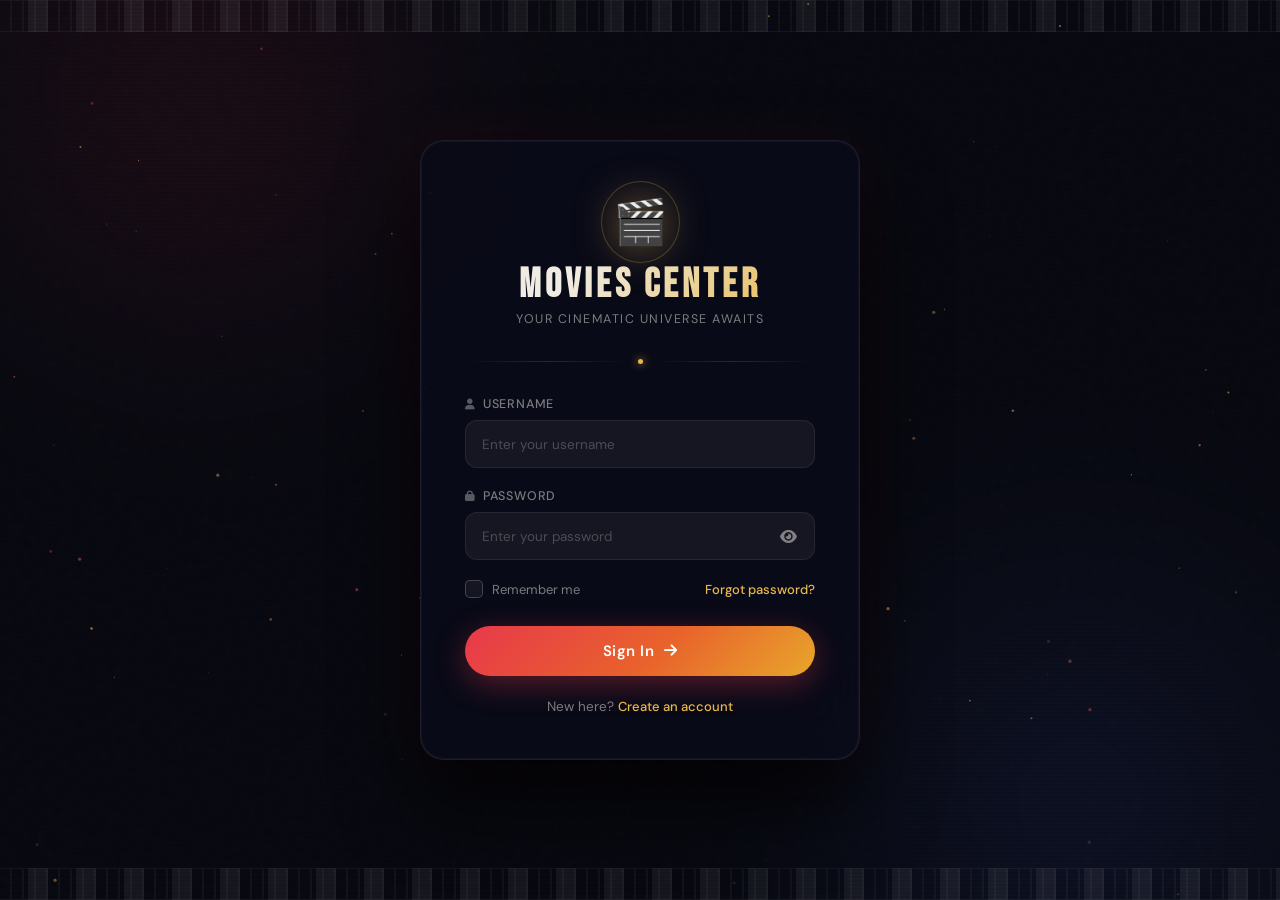
<file: index.html>
<!DOCTYPE html>
<html lang="en">
<head>
  <meta charset="UTF-8" />
  <meta name="viewport" content="width=device-width, initial-scale=1.0" />
  <title>Movies Center — Sign In</title>
  <link rel="preconnect" href="https://fonts.googleapis.com" />
  <link rel="preconnect" href="https://fonts.gstatic.com" crossorigin />
  <link href="https://fonts.googleapis.com/css2?family=Bebas+Neue&family=DM+Sans:wght@300;400;500;600&display=swap" rel="stylesheet" />
  <link rel="stylesheet" href="https://cdnjs.cloudflare.com/ajax/libs/font-awesome/6.4.0/css/all.min.css" />
  <link rel="stylesheet" href="index.css" />
</head>
<body>

  <!-- Cinematic ambient background -->
  <div class="bg-scene">
    <div class="film-grain"></div>
    <div class="spotlight spotlight-1"></div>
    <div class="spotlight spotlight-2"></div>
    <div class="reel-strip reel-top"></div>
    <div class="reel-strip reel-bottom"></div>
    <div class="scanlines"></div>
  </div>

  <!-- Floating particles -->
  <canvas id="particleCanvas"></canvas>

  <!-- Main card -->
  <main class="stage">
    <div class="card" id="loginCard">

      <!-- Brand -->
      <div class="brand">
        <div class="brand-icon">
          <span class="clapboard">🎬</span>
          <div class="icon-ring"></div>
        </div>
        <h1 class="brand-title">Movies Center</h1>
        <p class="brand-sub">Your cinematic universe awaits</p>
      </div>

      <!-- Divider -->
      <div class="divider">
        <span class="divider-line"></span>
        <span class="divider-dot"></span>
        <span class="divider-line"></span>
      </div>

      <!-- Form -->
      <form id="loginForm" novalidate>

        <div class="field-group" id="fieldUsername">
          <label for="username">
            <i class="fa-solid fa-user"></i>
            <span>Username</span>
          </label>
          <div class="input-wrap">
            <input
              type="text"
              id="username"
              placeholder="Enter your username"
              autocomplete="username"
              required
            />
            <span class="input-border"></span>
          </div>
        </div>

        <div class="field-group" id="fieldPassword">
          <label for="password">
            <i class="fa-solid fa-lock"></i>
            <span>Password</span>
          </label>
          <div class="input-wrap password-wrap">
            <input
              type="password"
              id="password"
              placeholder="Enter your password"
              autocomplete="current-password"
              required
            />
            <button type="button" class="eye-btn" id="eyeBtn" aria-label="Toggle password visibility">
              <i class="fa-solid fa-eye" id="eyeIcon"></i>
            </button>
            <span class="input-border"></span>
          </div>
        </div>

        <div class="error-box" id="errorBox" aria-live="polite">
          <i class="fa-solid fa-circle-exclamation"></i>
          <span id="errorMsg"></span>
        </div>

        <div class="options">
          <label class="remember-label" for="remember">
            <input type="checkbox" id="remember" />
            <span class="custom-check">
              <i class="fa-solid fa-check"></i>
            </span>
            <span>Remember me</span>
          </label>
          <a href="forget.html" class="link-accent">Forgot password?</a>
        </div>

        <button type="submit" class="submit-btn" id="submitBtn">
          <span class="btn-text">Sign In</span>
          <span class="btn-icon"><i class="fa-solid fa-arrow-right"></i></span>
          <span class="btn-loader" id="btnLoader">
            <i class="fa-solid fa-spinner fa-spin"></i>
          </span>
          <div class="btn-shine"></div>
        </button>

        <p class="signup-row">
          New here? <a href="signup.html" class="link-accent">Create an account</a>
        </p>

      </form>

    </div>
  </main>

  <script src="login.js"></script>
</body>
</html>
</file>
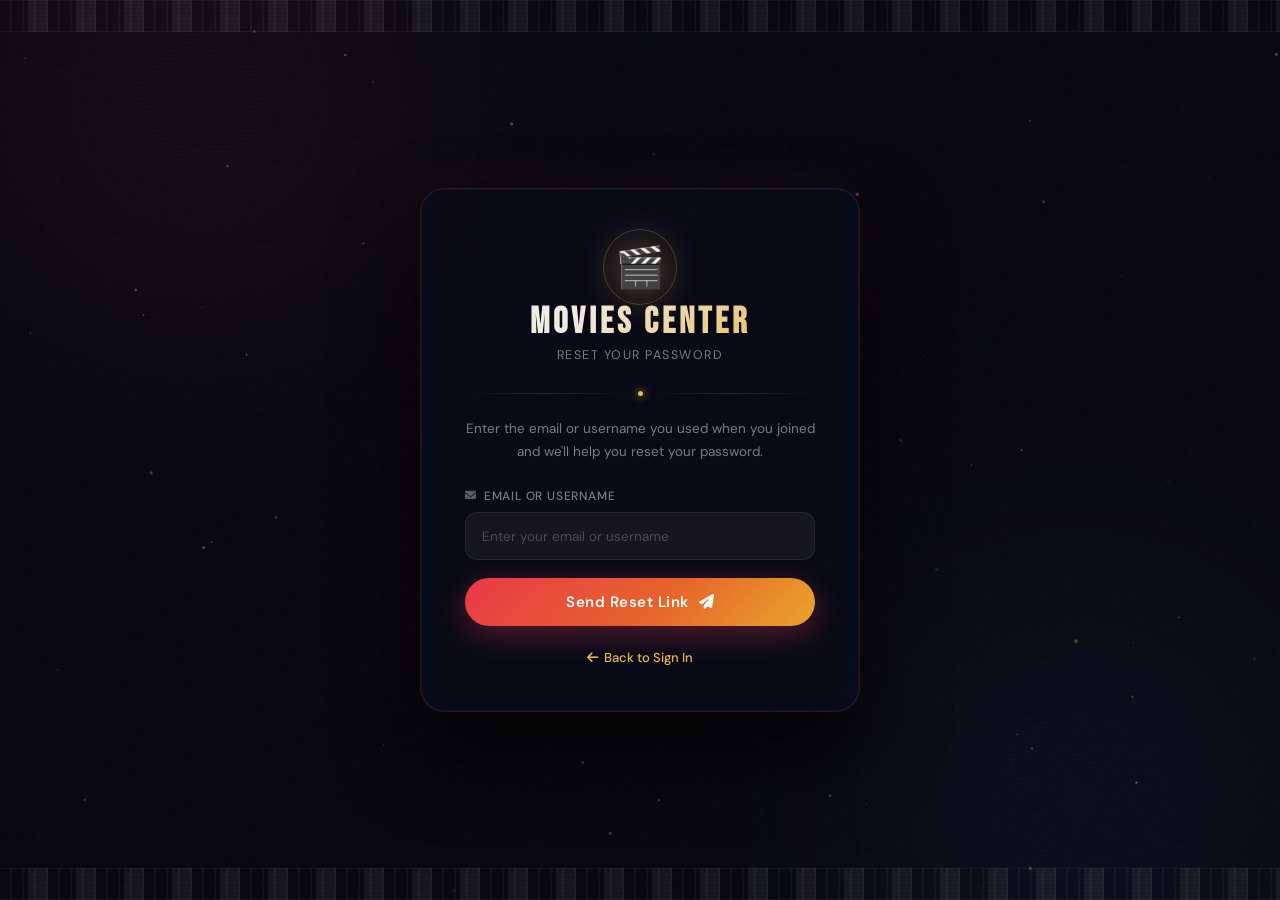
<file: forget.html>
<!DOCTYPE html>
<html lang="en">
<head>
  <meta charset="UTF-8">
  <meta name="viewport" content="width=device-width, initial-scale=1.0">
  <title>Movies Center — Forgot Password</title>
  <link rel="preconnect" href="https://fonts.googleapis.com">
  <link rel="preconnect" href="https://fonts.gstatic.com" crossorigin>
  <link href="https://fonts.googleapis.com/css2?family=Bebas+Neue&family=DM+Sans:wght@300;400;500;600&display=swap" rel="stylesheet">
  <link rel="stylesheet" href="https://cdnjs.cloudflare.com/ajax/libs/font-awesome/6.4.0/css/all.min.css">
  <link rel="stylesheet" href="forget.css">
</head>
<body>

  <div class="bg-scene">
    <div class="film-grain"></div>
    <div class="spotlight-1"></div>
    <div class="spotlight-2"></div>
    <div class="reel-strip reel-top"></div>
    <div class="reel-strip reel-bottom"></div>
    <div class="scanlines"></div>
  </div>

  <canvas id="particleCanvas"></canvas>

  <main class="stage">
    <div class="card" id="forgetCard">

      <div class="brand">
        <div class="brand-icon">
          <span class="clapboard">🎬</span>
          <div class="icon-ring"></div>
        </div>
        <h1 class="brand-title">Movies Center</h1>
        <p class="brand-sub">Reset your password</p>
      </div>

      <div class="divider">
        <span class="divider-line"></span>
        <span class="divider-dot"></span>
        <span class="divider-line"></span>
      </div>

      <div class="info-text" id="stepInfo">
        Enter the email or username you used when you joined and we'll help you reset your password.
      </div>

      <div id="stepOne">

        <form id="forgetForm" novalidate>

          <div class="field-group" id="fieldEmail">
            <label for="emailInput">
              <i class="fa-solid fa-envelope"></i>
              <span>Email or Username</span>
            </label>
            <div class="input-wrap">
              <input type="text" id="emailInput" placeholder="Enter your email or username" required>
              <span class="input-border"></span>
            </div>
          </div>

          <div class="error-box" id="errorBox" aria-live="polite">
            <i class="fa-solid fa-circle-exclamation"></i>
            <span id="errorMsg"></span>
          </div>

          <button type="submit" class="submit-btn" id="submitBtn">
            <span class="btn-text">Send Reset Link</span>
            <span class="btn-icon"><i class="fa-solid fa-paper-plane"></i></span>
            <span class="btn-loader" id="btnLoader">
              <i class="fa-solid fa-spinner fa-spin"></i>
            </span>
            <div class="btn-shine"></div>
          </button>

        </form>

      </div>

      <div id="stepTwo" style="display:none;">

        <div class="success-box">
          <div class="success-icon">
            <i class="fa-solid fa-circle-check"></i>
          </div>
          <h3 class="success-title">Check your email!</h3>
          <p class="success-desc">
            If an account exists for <strong id="submittedEmail"></strong>,
            you will receive a password reset link shortly.
          </p>
        </div>

        <div class="field-group" id="fieldNewPass">
          <label for="newPassword">
            <i class="fa-solid fa-lock"></i>
            <span>New Password</span>
          </label>
          <div class="input-wrap password-wrap">
            <input type="password" id="newPassword" placeholder="Enter your new password">
            <button type="button" class="eye-btn" id="eyeBtn">
              <i class="fa-solid fa-eye" id="eyeIcon"></i>
            </button>
            <span class="input-border"></span>
          </div>
        </div>

        <div class="error-box" id="errorBox2" aria-live="polite">
          <i class="fa-solid fa-circle-exclamation"></i>
          <span id="errorMsg2"></span>
        </div>

        <button class="submit-btn" id="resetBtn">
          <span class="btn-text">Set New Password</span>
          <span class="btn-icon"><i class="fa-solid fa-arrow-right"></i></span>
          <span class="btn-loader" id="btnLoader2">
            <i class="fa-solid fa-spinner fa-spin"></i>
          </span>
          <div class="btn-shine"></div>
        </button>

      </div>

      <p class="back-row">
        <a href="index.html" class="link-accent">
          <i class="fa-solid fa-arrow-left"></i>
          Back to Sign In
        </a>
      </p>

    </div>
  </main>

  <script src="forget.js"></script>
</body>
</html>
</file>
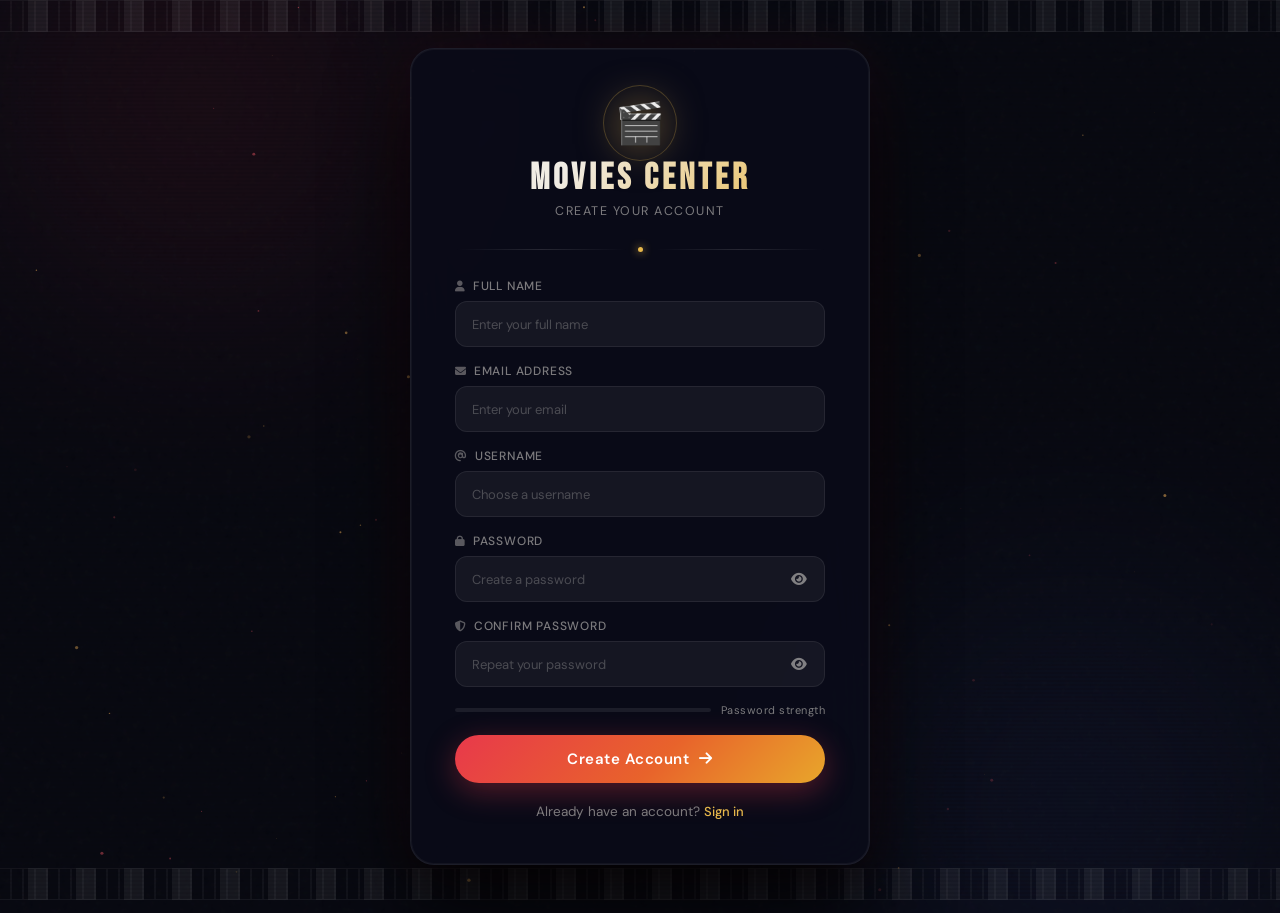
<file: signup.html>
<!DOCTYPE html>
<html lang="en">
<head>
  <meta charset="UTF-8">
  <meta name="viewport" content="width=device-width, initial-scale=1.0">
  <title>Movies Center — Sign Up</title>
  <link rel="preconnect" href="https://fonts.googleapis.com">
  <link rel="preconnect" href="https://fonts.gstatic.com" crossorigin>
  <link href="https://fonts.googleapis.com/css2?family=Bebas+Neue&family=DM+Sans:wght@300;400;500;600&display=swap" rel="stylesheet">
  <link rel="stylesheet" href="https://cdnjs.cloudflare.com/ajax/libs/font-awesome/6.4.0/css/all.min.css">
  <link rel="stylesheet" href="signup.css">
</head>
<body>

  <div class="bg-scene">
    <div class="film-grain"></div>
    <div class="spotlight-1"></div>
    <div class="spotlight-2"></div>
    <div class="reel-strip reel-top"></div>
    <div class="reel-strip reel-bottom"></div>
    <div class="scanlines"></div>
  </div>

  <canvas id="particleCanvas"></canvas>

  <main class="stage">
    <div class="card" id="signupCard">

      <div class="brand">
        <div class="brand-icon">
          <span class="clapboard">🎬</span>
          <div class="icon-ring"></div>
        </div>
        <h1 class="brand-title">Movies Center</h1>
        <p class="brand-sub">Create your account</p>
      </div>

      <div class="divider">
        <span class="divider-line"></span>
        <span class="divider-dot"></span>
        <span class="divider-line"></span>
      </div>

      <form id="signupForm" novalidate>

        <div class="field-group" id="fieldName">
          <label for="fullname">
            <i class="fa-solid fa-user"></i>
            <span>Full Name</span>
          </label>
          <div class="input-wrap">
            <input type="text" id="fullname" placeholder="Enter your full name" required>
            <span class="input-border"></span>
          </div>
        </div>

        <div class="field-group" id="fieldEmail">
          <label for="email">
            <i class="fa-solid fa-envelope"></i>
            <span>Email Address</span>
          </label>
          <div class="input-wrap">
            <input type="email" id="email" placeholder="Enter your email" required>
            <span class="input-border"></span>
          </div>
        </div>

        <div class="field-group" id="fieldUsername">
          <label for="username">
            <i class="fa-solid fa-at"></i>
            <span>Username</span>
          </label>
          <div class="input-wrap">
            <input type="text" id="username" placeholder="Choose a username" required>
            <span class="input-border"></span>
          </div>
        </div>

        <div class="field-group" id="fieldPassword">
          <label for="password">
            <i class="fa-solid fa-lock"></i>
            <span>Password</span>
          </label>
          <div class="input-wrap password-wrap">
            <input type="password" id="password" placeholder="Create a password" required>
            <button type="button" class="eye-btn" id="eyeBtn1">
              <i class="fa-solid fa-eye" id="eyeIcon1"></i>
            </button>
            <span class="input-border"></span>
          </div>
        </div>

        <div class="field-group" id="fieldConfirm">
          <label for="confirmPassword">
            <i class="fa-solid fa-shield-halved"></i>
            <span>Confirm Password</span>
          </label>
          <div class="input-wrap password-wrap">
            <input type="password" id="confirmPassword" placeholder="Repeat your password" required>
            <button type="button" class="eye-btn" id="eyeBtn2">
              <i class="fa-solid fa-eye" id="eyeIcon2"></i>
            </button>
            <span class="input-border"></span>
          </div>
        </div>

        <div class="error-box" id="errorBox" aria-live="polite">
          <i class="fa-solid fa-circle-exclamation"></i>
          <span id="errorMsg"></span>
        </div>

        <div class="strength-wrap" id="strengthWrap">
          <div class="strength-bar">
            <div class="strength-fill" id="strengthFill"></div>
          </div>
          <span class="strength-label" id="strengthLabel">Password strength</span>
        </div>

        <button type="submit" class="submit-btn" id="submitBtn">
          <span class="btn-text">Create Account</span>
          <span class="btn-icon"><i class="fa-solid fa-arrow-right"></i></span>
          <span class="btn-loader" id="btnLoader">
            <i class="fa-solid fa-spinner fa-spin"></i>
          </span>
          <div class="btn-shine"></div>
        </button>

        <p class="signup-row">
          Already have an account? <a href="index.html" class="link-accent">Sign in</a>
        </p>

      </form>

    </div>
  </main>

  <script src="signup.js"></script>
</body>
</html>
</file>
<file: index.css>
/* =============================================
   MOVIES CENTER — LOGIN PAGE
   Cinematic Dark Theme
   ============================================= */

:root {
  --bg-void:       #070810;
  --bg-card:       rgba(10, 12, 25, 0.82);
  --border-glass:  rgba(255, 255, 255, 0.08);
  --gold:          #e8b84b;
  --gold-glow:     rgba(232, 184, 75, 0.25);
  --red:           #e8394b;
  --red-glow:      rgba(232, 57, 75, 0.35);
  --text-primary:  #f0ece4;
  --text-muted:    rgba(240, 236, 228, 0.5);
  --input-bg:      rgba(255, 255, 255, 0.05);
  --input-focus:   rgba(255, 255, 255, 0.1);
  --font-display:  'Bebas Neue', cursive;
  --font-body:     'DM Sans', sans-serif;
  --radius-card:   24px;
  --radius-input:  12px;
  --transition:    0.35s cubic-bezier(0.4, 0, 0.2, 1);
}

/* ---- Reset ---- */
*, *::before, *::after {
  margin: 0; padding: 0;
  box-sizing: border-box;
}

html { scroll-behavior: smooth; }

body {
  min-height: 100vh;
  background: var(--bg-void);
  font-family: var(--font-body);
  display: flex;
  align-items: center;
  justify-content: center;
  overflow: hidden;
  position: relative;
  cursor: default;
}

/* =============================================
   BACKGROUND SCENE
   ============================================= */

.bg-scene {
  position: fixed;
  inset: 0;
  pointer-events: none;
  z-index: 0;
}

/* Spotlight beams */
.spotlight {
  position: absolute;
  width: 600px;
  height: 600px;
  border-radius: 50%;
  filter: blur(120px);
  opacity: 0.15;
  animation: driftSpot 12s ease-in-out infinite alternate;
}
.spotlight-1 {
  background: radial-gradient(circle, #e8394b 0%, transparent 70%);
  top: -200px; left: -100px;
  animation-delay: 0s;
}
.spotlight-2 {
  background: radial-gradient(circle, #4b6ee8 0%, transparent 70%);
  bottom: -200px; right: -100px;
  animation-delay: -6s;
}

@keyframes driftSpot {
  from { transform: translate(0, 0) scale(1); }
  to   { transform: translate(80px, 60px) scale(1.15); }
}

/* Film reel strips */
.reel-strip {
  position: absolute;
  left: 0; right: 0;
  height: 32px;
  background: repeating-linear-gradient(
    90deg,
    transparent 0px, transparent 28px,
    rgba(255,255,255,0.06) 28px, rgba(255,255,255,0.06) 48px
  );
  border-top: 1px solid rgba(255,255,255,0.05);
  border-bottom: 1px solid rgba(255,255,255,0.05);
}
.reel-strip::before {
  content: '';
  display: block;
  width: 100%;
  height: 100%;
  background: repeating-linear-gradient(
    90deg,
    transparent 0px, transparent 10px,
    rgba(255,255,255,0.04) 10px, rgba(255,255,255,0.04) 12px
  );
  animation: reelScroll 3s linear infinite;
}
.reel-top    { top: 0; }
.reel-bottom { bottom: 0; }

@keyframes reelScroll {
  from { background-position-x: 0; }
  to   { background-position-x: 48px; }
}

/* Scanlines overlay */
.scanlines {
  position: absolute;
  inset: 0;
  background: repeating-linear-gradient(
    0deg,
    transparent, transparent 2px,
    rgba(0,0,0,0.08) 2px, rgba(0,0,0,0.08) 4px
  );
  pointer-events: none;
}

/* Film grain */
.film-grain {
  position: absolute;
  inset: -50%;
  width: 200%; height: 200%;
  background-image: url("data:image/svg+xml,%3Csvg viewBox='0 0 256 256' xmlns='http://www.w3.org/2000/svg'%3E%3Cfilter id='noise'%3E%3CfeTurbulence type='fractalNoise' baseFrequency='0.9' numOctaves='4' stitchTiles='stitch'/%3E%3C/filter%3E%3Crect width='100%25' height='100%25' filter='url(%23noise)' opacity='0.04'/%3E%3C/svg%3E");
  opacity: 0.5;
  animation: grainShift 0.5s steps(2) infinite;
}
@keyframes grainShift {
  0%  { transform: translate(0,0); }
  25% { transform: translate(-2%, -2%); }
  50% { transform: translate(2%, 2%); }
  75% { transform: translate(-1%, 1%); }
}

/* Particle canvas */
#particleCanvas {
  position: fixed;
  inset: 0;
  z-index: 0;
  pointer-events: none;
}

/* =============================================
   STAGE & CARD
   ============================================= */

.stage {
  position: relative;
  z-index: 10;
  width: 100%;
  display: flex;
  justify-content: center;
  align-items: center;
  padding: 48px 16px;
}

.card {
  width: 100%;
  max-width: 440px;
  background: var(--bg-card);
  border: 1px solid var(--border-glass);
  border-radius: var(--radius-card);
  padding: 52px 44px 44px;
  backdrop-filter: blur(28px) saturate(150%);
  -webkit-backdrop-filter: blur(28px) saturate(150%);
  box-shadow:
    0 0 0 1px rgba(255,255,255,0.04) inset,
    0 40px 80px rgba(0,0,0,0.8),
    0 0 60px rgba(232,57,75,0.08);
  animation: cardReveal 0.9s cubic-bezier(0.16, 1, 0.3, 1) both;
  transform-style: preserve-3d;
  perspective: 1000px;
}

@keyframes cardReveal {
  from {
    opacity: 0;
    transform: translateY(48px) scale(0.95);
    filter: blur(8px);
  }
  to {
    opacity: 1;
    transform: translateY(0) scale(1);
    filter: blur(0);
  }
}

/* Hover tilt */
.card:hover {
  box-shadow:
    0 0 0 1px rgba(255,255,255,0.06) inset,
    0 50px 100px rgba(0,0,0,0.85),
    0 0 80px rgba(232,57,75,0.12);
}

/* =============================================
   BRAND SECTION
   ============================================= */

.brand {
  text-align: center;
  margin-bottom: 32px;
  animation: slideDown 0.7s cubic-bezier(0.16, 1, 0.3, 1) 0.15s both;
}

@keyframes slideDown {
  from { opacity: 0; transform: translateY(-20px); }
  to   { opacity: 1; transform: translateY(0); }
}

.brand-icon {
  position: relative;
  display: inline-flex;
  align-items: center;
  justify-content: center;
  margin-bottom: 14px;
}

.clapboard {
  font-size: 44px;
  filter: drop-shadow(0 0 20px rgba(232,184,75,0.5));
  display: block;
  animation: iconBounce 3s ease-in-out infinite;
}

@keyframes iconBounce {
  0%, 100% { transform: translateY(0) rotate(-2deg); }
  50%       { transform: translateY(-6px) rotate(2deg); }
}

.icon-ring {
  position: absolute;
  inset: -12px;
  border-radius: 50%;
  border: 1px solid rgba(232,184,75,0.25);
  animation: ringPulse 2.5s ease-in-out infinite;
}

@keyframes ringPulse {
  0%, 100% { opacity: 0.3; transform: scale(1); }
  50%       { opacity: 0.7; transform: scale(1.08); }
}

.brand-title {
  font-family: var(--font-display);
  font-size: 40px;
  letter-spacing: 4px;
  color: var(--text-primary);
  line-height: 1;
  background: linear-gradient(135deg, #f0ece4 30%, var(--gold) 100%);
  -webkit-background-clip: text;
  -webkit-text-fill-color: transparent;
  background-clip: text;
}

.brand-sub {
  margin-top: 6px;
  font-size: 12.5px;
  color: var(--text-muted);
  letter-spacing: 1.5px;
  text-transform: uppercase;
}

/* =============================================
   DIVIDER
   ============================================= */

.divider {
  display: flex;
  align-items: center;
  gap: 10px;
  margin-bottom: 32px;
  animation: slideDown 0.7s cubic-bezier(0.16, 1, 0.3, 1) 0.25s both;
}

.divider-line {
  flex: 1;
  height: 1px;
  background: linear-gradient(
    90deg,
    transparent,
    rgba(255,255,255,0.12) 50%,
    transparent
  );
}

.divider-dot {
  width: 5px; height: 5px;
  border-radius: 50%;
  background: var(--gold);
  box-shadow: 0 0 8px var(--gold);
}

/* =============================================
   FORM FIELDS
   ============================================= */

.field-group {
  margin-bottom: 20px;
  animation: slideUp 0.7s cubic-bezier(0.16, 1, 0.3, 1) both;
}

#fieldUsername { animation-delay: 0.3s; }
#fieldPassword { animation-delay: 0.4s; }

@keyframes slideUp {
  from { opacity: 0; transform: translateY(16px); }
  to   { opacity: 1; transform: translateY(0); }
}

.field-group label {
  display: flex;
  align-items: center;
  gap: 7px;
  color: var(--text-muted);
  font-size: 12.5px;
  font-weight: 500;
  letter-spacing: 0.8px;
  text-transform: uppercase;
  margin-bottom: 8px;
  transition: color var(--transition);
}

.field-group:focus-within label {
  color: var(--gold);
}

.field-group label i {
  font-size: 11px;
  opacity: 0.7;
}

.input-wrap {
  position: relative;
}

input[type="text"],
input[type="password"] {
  width: 100%;
  padding: 14px 16px;
  background: var(--input-bg);
  border: 1px solid rgba(255,255,255,0.07);
  border-radius: var(--radius-input);
  color: var(--text-primary);
  font-family: var(--font-body);
  font-size: 14.5px;
  font-weight: 400;
  transition: background var(--transition), border-color var(--transition), box-shadow var(--transition);
  outline: none;

}

input::placeholder {
  color: rgba(240,236,228,0.25);
  font-size: 13.5px;
}

input:focus {
  background: var(--input-focus);
  border-color: rgba(232,184,75,0.4);
  box-shadow:
    0 0 0 3px rgba(232,184,75,0.1),
    0 4px 20px rgba(0,0,0,0.3);
}

/* Input border glow line */
.input-border {
  position: absolute;
  bottom: 0; left: 16px; right: 16px;
  height: 2px;
  background: linear-gradient(90deg, var(--red), var(--gold));
  border-radius: 0 0 2px 2px;
  transform: scaleX(0);
  transform-origin: left;
  transition: transform 0.35s cubic-bezier(0.4, 0, 0.2, 1);
}

.input-wrap:focus-within .input-border {
  transform: scaleX(1);
}

/* Password eye button */
.password-wrap input {
  padding-right: 48px;
}

.eye-btn {
  position: absolute;
  right: 14px;
  top: 50%;
  transform: translateY(-50%);
  background: none;
  border: none;
  color: var(--text-muted);
  cursor: pointer;
  padding: 4px;
  display: flex;
  align-items: center;
  justify-content: center;
  transition: color var(--transition), transform var(--transition);
  font-size: 15px;
  line-height: 1;
}

.eye-btn:hover {
  color: var(--text-primary);
  transform: translateY(-50%) scale(1.15);
}

.eye-btn:active {
  transform: translateY(-50%) scale(0.9);
}

/* =============================================
   ERROR BOX
   ============================================= */

.error-box {
  display: none;
  align-items: center;
  gap: 8px;
  background: rgba(232, 57, 75, 0.1);
  border: 1px solid rgba(232, 57, 75, 0.3);
  border-radius: 10px;
  padding: 10px 14px;
  margin-bottom: 16px;
  color: #ff8c96;
  font-size: 13px;
  font-weight: 500;
  animation: shakeError 0.45s cubic-bezier(0.36, 0.07, 0.19, 0.97) both;
}

.error-box.visible {
  display: flex;
}

@keyframes shakeError {
  0%, 100% { transform: translateX(0); }
  15%       { transform: translateX(-6px); }
  30%       { transform: translateX(6px); }
  45%       { transform: translateX(-4px); }
  60%       { transform: translateX(4px); }
  75%       { transform: translateX(-2px); }
}

/* =============================================
   OPTIONS ROW
   ============================================= */

.options {
  display: flex;
  align-items: center;
  justify-content: space-between;
  margin-bottom: 28px;
  animation: slideUp 0.7s cubic-bezier(0.16, 1, 0.3, 1) 0.48s both;
}

/* Custom checkbox */
.remember-label {
  display: flex;
  align-items: center;
  gap: 9px;
  cursor: pointer;
  font-size: 13px;
  color: var(--text-muted);
  user-select: none;
  transition: color var(--transition);
}

.remember-label:hover {
  color: var(--text-primary);
}

.remember-label input[type="checkbox"] {
  display: none;
}

.custom-check {
  width: 18px; height: 18px;
  border: 1.5px solid rgba(255,255,255,0.2);
  border-radius: 5px;
  background: var(--input-bg);
  display: flex;
  align-items: center;
  justify-content: center;
  transition: all var(--transition);
  flex-shrink: 0;
}

.custom-check i {
  font-size: 9px;
  color: white;
  opacity: 0;
  transform: scale(0.5);
  transition: all var(--transition);
}

.remember-label input:checked ~ .custom-check {
  background: linear-gradient(135deg, var(--red), #ff6c27);
  border-color: transparent;
  box-shadow: 0 0 10px rgba(232,57,75,0.4);
}

.remember-label input:checked ~ .custom-check i {
  opacity: 1;
  transform: scale(1);
}

/* Links */
.link-accent {
  color: var(--gold);
  text-decoration: none;
  font-size: 13px;
  font-weight: 500;
  position: relative;
  transition: color var(--transition);
}

.link-accent::after {
  content: '';
  position: absolute;
  bottom: -2px; left: 0; right: 0;
  height: 1px;
  background: var(--gold);
  transform: scaleX(0);
  transform-origin: left;
  transition: transform var(--transition);
}

.link-accent:hover {
  color: #f5cc74;
}

.link-accent:hover::after {
  transform: scaleX(1);
}

/* =============================================
   SUBMIT BUTTON
   ============================================= */

.submit-btn {
  position: relative;
  width: 100%;
  padding: 15px 24px;
  border: none;
  border-radius: 100px;
  background: linear-gradient(135deg, #e8394b 0%, #e8632b 55%, #e8a62b 100%);
  color: white;
  font-family: var(--font-body);
  font-size: 15px;
  font-weight: 600;
  letter-spacing: 0.5px;
  cursor: pointer;
  display: flex;
  align-items: center;
  justify-content: center;
  gap: 10px;
  overflow: hidden;
  transition: transform var(--transition), box-shadow var(--transition);
  animation: slideUp 0.7s cubic-bezier(0.16, 1, 0.3, 1) 0.55s both;
  box-shadow: 0 8px 30px rgba(232,57,75,0.35);
}

.submit-btn:hover {
  transform: translateY(-3px) scale(1.01);
  box-shadow: 0 16px 48px rgba(232,57,75,0.5);
}

.submit-btn:active {
  transform: translateY(0) scale(0.98);
  box-shadow: 0 4px 16px rgba(232,57,75,0.3);
}

/* Shine sweep */
.btn-shine {
  position: absolute;
  top: 0; left: -120%;
  width: 60%;
  height: 100%;
  background: linear-gradient(
    100deg,
    transparent 0%,
    rgba(255,255,255,0.22) 50%,
    transparent 100%
  );
  transform: skewX(-20deg);
  transition: left 0s;
}

.submit-btn:hover .btn-shine {
  left: 160%;
  transition: left 0.55s ease;
}

/* Button loader */
.btn-text, .btn-icon, .btn-loader { transition: opacity 0.2s, transform 0.2s; }
.btn-loader { display: none; }

.submit-btn.loading .btn-text,
.submit-btn.loading .btn-icon {
  opacity: 0;
}
.submit-btn.loading .btn-loader {
  display: block;
}

/* Arrow icon bounce */
.btn-icon i {
  display: inline-block;
  transition: transform var(--transition);
}
.submit-btn:hover .btn-icon i {
  transform: translateX(4px);
}

/* =============================================
   SIGN-UP ROW
   ============================================= */

.signup-row {
  text-align: center;
  margin-top: 22px;
  font-size: 13.5px;
  color: var(--text-muted);
  animation: slideUp 0.7s cubic-bezier(0.16, 1, 0.3, 1) 0.62s both;
}

/* =============================================
   SUCCESS FLASH
   ============================================= */

.card.success {
  animation: successPulse 0.5s ease both;
  border-color: rgba(100, 230, 160, 0.4);
  box-shadow:
    0 0 0 1px rgba(100,230,160,0.1) inset,
    0 40px 80px rgba(0,0,0,0.8),
    0 0 60px rgba(100,230,160,0.15);
}

@keyframes successPulse {
  0%   { transform: scale(1); }
  30%  { transform: scale(1.012); }
  60%  { transform: scale(0.997); }
  100% { transform: scale(1); }
}

/* =============================================
   RESPONSIVE
   ============================================= */

@media (max-width: 480px) {
  .card {
    padding: 40px 28px 36px;
    border-radius: 20px;
  }
  .brand-title { font-size: 32px; }
  .clapboard    { font-size: 36px; }
}

@media (max-width: 360px) {
  .card { padding: 32px 22px; }
}

/* =============================================
   SCROLLBAR STYLING
   ============================================= */

::-webkit-scrollbar { width: 4px; }
::-webkit-scrollbar-track { background: var(--bg-void); }
::-webkit-scrollbar-thumb {
  background: rgba(255,255,255,0.1);
  border-radius: 2px;
}
</file>
<file: forget.css>
:root {
  --bg-void:      #070810;
  --bg-card:      rgba(10, 12, 25, 0.82);
  --border-glass: rgba(255, 255, 255, 0.08);
  --gold:         #e8b84b;
  --red:          #e8394b;
  --text-primary: #f0ece4;
  --text-muted:   rgba(240, 236, 228, 0.5);
  --input-bg:     rgba(255, 255, 255, 0.05);
  --input-focus:  rgba(255, 255, 255, 0.1);
  --font-display: 'Bebas Neue', cursive;
  --font-body:    'DM Sans', sans-serif;
  --radius-card:  24px;
  --radius-input: 12px;
  --transition:   0.35s cubic-bezier(0.4, 0, 0.2, 1);
}

*, *::before, *::after {
  margin: 0;
  padding: 0;
  box-sizing: border-box;
}

html { scroll-behavior: smooth; }

body {
  min-height: 100vh;
  background: var(--bg-void);
  font-family: var(--font-body);
  display: flex;
  align-items: center;
  justify-content: center;
  overflow-x: hidden;
  position: relative;
}

.bg-scene {
  position: fixed;
  inset: 0;
  pointer-events: none;
  z-index: 0;
}

.spotlight-1 {
  position: absolute;
  width: 600px;
  height: 600px;
  border-radius: 50%;
  filter: blur(120px);
  opacity: 0.14;
  background: radial-gradient(circle, #e8394b 0%, transparent 70%);
  top: -200px;
  left: -100px;
  animation: driftSpot 12s ease-in-out infinite alternate;
}

.spotlight-2 {
  position: absolute;
  width: 600px;
  height: 600px;
  border-radius: 50%;
  filter: blur(120px);
  opacity: 0.12;
  background: radial-gradient(circle, #4b6ee8 0%, transparent 70%);
  bottom: -200px;
  right: -100px;
  animation: driftSpot 12s ease-in-out infinite alternate;
  animation-delay: -6s;
}

@keyframes driftSpot {
  from { transform: translate(0, 0) scale(1); }
  to   { transform: translate(80px, 60px) scale(1.15); }
}

.reel-strip {
  position: absolute;
  left: 0;
  right: 0;
  height: 32px;
  background: repeating-linear-gradient(
    90deg,
    transparent 0px, transparent 28px,
    rgba(255,255,255,0.06) 28px, rgba(255,255,255,0.06) 48px
  );
  border-top: 1px solid rgba(255,255,255,0.05);
  border-bottom: 1px solid rgba(255,255,255,0.05);
}

.reel-strip::before {
  content: '';
  display: block;
  width: 100%;
  height: 100%;
  background: repeating-linear-gradient(
    90deg,
    transparent 0px, transparent 10px,
    rgba(255,255,255,0.04) 10px, rgba(255,255,255,0.04) 12px
  );
  animation: reelScroll 3s linear infinite;
}

.reel-top    { top: 0; }
.reel-bottom { bottom: 0; }

@keyframes reelScroll {
  from { background-position-x: 0; }
  to   { background-position-x: 48px; }
}

.scanlines {
  position: absolute;
  inset: 0;
  background: repeating-linear-gradient(
    0deg,
    transparent, transparent 2px,
    rgba(0,0,0,0.08) 2px, rgba(0,0,0,0.08) 4px
  );
}

.film-grain {
  position: absolute;
  inset: -50%;
  width: 200%;
  height: 200%;
  background-image: url("data:image/svg+xml,%3Csvg viewBox='0 0 256 256' xmlns='http://www.w3.org/2000/svg'%3E%3Cfilter id='noise'%3E%3CfeTurbulence type='fractalNoise' baseFrequency='0.9' numOctaves='4' stitchTiles='stitch'/%3E%3C/filter%3E%3Crect width='100%25' height='100%25' filter='url(%23noise)' opacity='0.04'/%3E%3C/svg%3E");
  opacity: 0.5;
  animation: grainShift 0.5s steps(2) infinite;
}

@keyframes grainShift {
  0%  { transform: translate(0, 0); }
  25% { transform: translate(-2%, -2%); }
  50% { transform: translate(2%, 2%); }
  75% { transform: translate(-1%, 1%); }
}

#particleCanvas {
  position: fixed;
  inset: 0;
  z-index: 0;
  pointer-events: none;
}

.stage {
  position: relative;
  z-index: 10;
  width: 100%;
  display: flex;
  justify-content: center;
  align-items: center;
  padding: 48px 16px;
}

.card {
  width: 100%;
  max-width: 440px;
  background: var(--bg-card);
  border: 1px solid var(--border-glass);
  border-radius: var(--radius-card);
  padding: 52px 44px 44px;
  backdrop-filter: blur(28px) saturate(150%);
  -webkit-backdrop-filter: blur(28px) saturate(150%);
  box-shadow:
    0 0 0 1px rgba(255,255,255,0.04) inset,
    0 40px 80px rgba(0,0,0,0.8),
    0 0 60px rgba(232,57,75,0.08);
  animation: cardReveal 0.9s cubic-bezier(0.16, 1, 0.3, 1) both;
}

@keyframes cardReveal {
  from {
    opacity: 0;
    transform: translateY(48px) scale(0.95);
    filter: blur(8px);
  }
  to {
    opacity: 1;
    transform: translateY(0) scale(1);
    filter: blur(0);
  }
}

.brand {
  text-align: center;
  margin-bottom: 28px;
  animation: slideDown 0.7s cubic-bezier(0.16, 1, 0.3, 1) 0.15s both;
}

@keyframes slideDown {
  from { opacity: 0; transform: translateY(-20px); }
  to   { opacity: 1; transform: translateY(0); }
}

.brand-icon {
  position: relative;
  display: inline-flex;
  align-items: center;
  justify-content: center;
  margin-bottom: 12px;
}

.clapboard {
  font-size: 40px;
  filter: drop-shadow(0 0 20px rgba(232,184,75,0.5));
  display: block;
  animation: iconBounce 3s ease-in-out infinite;
}

@keyframes iconBounce {
  0%, 100% { transform: translateY(0) rotate(-2deg); }
  50%       { transform: translateY(-6px) rotate(2deg); }
}

.icon-ring {
  position: absolute;
  inset: -12px;
  border-radius: 50%;
  border: 1px solid rgba(232,184,75,0.25);
  animation: ringPulse 2.5s ease-in-out infinite;
}

@keyframes ringPulse {
  0%, 100% { opacity: 0.3; transform: scale(1); }
  50%       { opacity: 0.7; transform: scale(1.08); }
}

.brand-title {
  font-family: var(--font-display);
  font-size: 36px;
  letter-spacing: 4px;
  line-height: 1;
  background: linear-gradient(135deg, #f0ece4 30%, var(--gold) 100%);
  -webkit-background-clip: text;
  -webkit-text-fill-color: transparent;
  background-clip: text;
}

.brand-sub {
  margin-top: 6px;
  font-size: 12.5px;
  color: var(--text-muted);
  letter-spacing: 1.5px;
  text-transform: uppercase;
}

.divider {
  display: flex;
  align-items: center;
  gap: 10px;
  margin-bottom: 22px;
  animation: slideDown 0.7s cubic-bezier(0.16, 1, 0.3, 1) 0.25s both;
}

.divider-line {
  flex: 1;
  height: 1px;
  background: linear-gradient(90deg, transparent, rgba(255,255,255,0.12) 50%, transparent);
}

.divider-dot {
  width: 5px;
  height: 5px;
  border-radius: 50%;
  background: var(--gold);
  box-shadow: 0 0 8px var(--gold);
}

.info-text {
  font-size: 13.5px;
  color: var(--text-muted);
  line-height: 1.7;
  margin-bottom: 24px;
  text-align: center;
  animation: slideUp 0.7s cubic-bezier(0.16, 1, 0.3, 1) 0.3s both;
}

@keyframes slideUp {
  from { opacity: 0; transform: translateY(16px); }
  to   { opacity: 1; transform: translateY(0); }
}

.field-group {
  margin-bottom: 18px;
  animation: slideUp 0.7s cubic-bezier(0.16, 1, 0.3, 1) 0.36s both;
}

.field-group label {
  display: flex;
  align-items: center;
  gap: 7px;
  color: var(--text-muted);
  font-size: 12px;
  font-weight: 500;
  letter-spacing: 0.8px;
  text-transform: uppercase;
  margin-bottom: 8px;
  transition: color var(--transition);
}

.field-group:focus-within label {
  color: var(--gold);
}

.field-group label i {
  font-size: 11px;
  opacity: 0.7;
}

.input-wrap {
  position: relative;
}

input[type="text"],
input[type="email"],
input[type="password"] {
  width: 100%;
  padding: 14px 16px;
  background: var(--input-bg);
  border: 1px solid rgba(255,255,255,0.07);
  border-radius: var(--radius-input);
  color: var(--text-primary);
  font-family: var(--font-body);
  font-size: 14.5px;
  font-weight: 400;
  transition: background var(--transition), border-color var(--transition), box-shadow var(--transition);
  outline: none;
}

input::placeholder {
  color: rgba(240,236,228,0.25);
  font-size: 13.5px;
}

input:focus {
  background: var(--input-focus);
  border-color: rgba(232,184,75,0.4);
  box-shadow:
    0 0 0 3px rgba(232,184,75,0.1),
    0 4px 20px rgba(0,0,0,0.3);
}

.input-border {
  position: absolute;
  bottom: 0;
  left: 16px;
  right: 16px;
  height: 2px;
  background: linear-gradient(90deg, var(--red), var(--gold));
  border-radius: 0 0 2px 2px;
  transform: scaleX(0);
  transform-origin: left;
  transition: transform 0.35s cubic-bezier(0.4, 0, 0.2, 1);
}

.input-wrap:focus-within .input-border {
  transform: scaleX(1);
}

.password-wrap input {
  padding-right: 48px;
}

.eye-btn {
  position: absolute;
  right: 14px;
  top: 50%;
  transform: translateY(-50%);
  background: none;
  border: none;
  color: var(--text-muted);
  cursor: pointer;
  padding: 4px;
  display: flex;
  align-items: center;
  justify-content: center;
  transition: color var(--transition), transform var(--transition);
  font-size: 14px;
  line-height: 1;
}

.eye-btn:hover {
  color: var(--text-primary);
  transform: translateY(-50%) scale(1.15);
}

.error-box {
  display: none;
  align-items: center;
  gap: 8px;
  background: rgba(232, 57, 75, 0.1);
  border: 1px solid rgba(232, 57, 75, 0.3);
  border-radius: 10px;
  padding: 10px 14px;
  margin-bottom: 16px;
  color: #ff8c96;
  font-size: 13px;
  font-weight: 500;
}

.error-box.visible {
  display: flex;
  animation: shakeError 0.45s cubic-bezier(0.36, 0.07, 0.19, 0.97) both;
}

@keyframes shakeError {
  0%, 100% { transform: translateX(0); }
  15%       { transform: translateX(-6px); }
  30%       { transform: translateX(6px); }
  45%       { transform: translateX(-4px); }
  60%       { transform: translateX(4px); }
  75%       { transform: translateX(-2px); }
}

.success-box {
  text-align: center;
  padding: 22px 16px;
  background: rgba(46, 204, 113, 0.08);
  border: 1px solid rgba(46, 204, 113, 0.25);
  border-radius: 14px;
  margin-bottom: 22px;
  animation: successPop 0.5s cubic-bezier(0.34, 1.56, 0.64, 1) both;
}

@keyframes successPop {
  from { opacity: 0; transform: scale(0.9); }
  to   { opacity: 1; transform: scale(1); }
}

.success-icon {
  font-size: 42px;
  color: #2ecc71;
  margin-bottom: 10px;
  animation: iconBounce 2s ease-in-out infinite;
}

.success-title {
  font-family: var(--font-display);
  font-size: 22px;
  letter-spacing: 2px;
  color: var(--text-primary);
  margin-bottom: 8px;
}

.success-desc {
  font-size: 13px;
  color: var(--text-muted);
  line-height: 1.7;
}

.success-desc strong {
  color: var(--text-primary);
}

.submit-btn {
  position: relative;
  width: 100%;
  padding: 14px 24px;
  border: none;
  border-radius: 100px;
  background: linear-gradient(135deg, #e8394b 0%, #e8632b 55%, #e8a62b 100%);
  color: white;
  font-family: var(--font-body);
  font-size: 15px;
  font-weight: 600;
  letter-spacing: 0.5px;
  cursor: pointer;
  display: flex;
  align-items: center;
  justify-content: center;
  gap: 10px;
  overflow: hidden;
  transition: transform var(--transition), box-shadow var(--transition);
  animation: slideUp 0.7s cubic-bezier(0.16, 1, 0.3, 1) 0.44s both;
  box-shadow: 0 8px 30px rgba(232,57,75,0.35);
  margin-bottom: 4px;
}

.submit-btn:hover {
  transform: translateY(-3px) scale(1.01);
  box-shadow: 0 16px 48px rgba(232,57,75,0.5);
}

.submit-btn:active {
  transform: translateY(0) scale(0.98);
}

.btn-shine {
  position: absolute;
  top: 0;
  left: -120%;
  width: 60%;
  height: 100%;
  background: linear-gradient(100deg, transparent 0%, rgba(255,255,255,0.22) 50%, transparent 100%);
  transform: skewX(-20deg);
  transition: left 0s;
}

.submit-btn:hover .btn-shine {
  left: 160%;
  transition: left 0.55s ease;
}

.btn-text, .btn-icon, .btn-loader {
  transition: opacity 0.2s;
}

.btn-loader { display: none; }

.submit-btn.loading .btn-text,
.submit-btn.loading .btn-icon { opacity: 0; }

.submit-btn.loading .btn-loader { display: block; }

.btn-icon i {
  display: inline-block;
  transition: transform var(--transition);
}

.submit-btn:hover .btn-icon i {
  transform: translateX(4px);
}

.back-row {
  text-align: center;
  margin-top: 20px;
  animation: slideUp 0.7s cubic-bezier(0.16, 1, 0.3, 1) 0.5s both;
}

.link-accent {
  color: var(--gold);
  text-decoration: none;
  font-size: 13px;
  font-weight: 500;
  display: inline-flex;
  align-items: center;
  gap: 6px;
  position: relative;
  transition: color var(--transition);
}

.link-accent::after {
  content: '';
  position: absolute;
  bottom: -2px;
  left: 0;
  right: 0;
  height: 1px;
  background: var(--gold);
  transform: scaleX(0);
  transform-origin: left;
  transition: transform var(--transition);
}

.link-accent:hover { color: #f5cc74; }
.link-accent:hover::after { transform: scaleX(1); }

::-webkit-scrollbar { width: 4px; }
::-webkit-scrollbar-track { background: var(--bg-void); }
::-webkit-scrollbar-thumb { background: rgba(255,255,255,0.1); border-radius: 2px; }

@media (max-width: 480px) {
  .card { padding: 40px 26px 36px; border-radius: 20px; }
  .brand-title { font-size: 28px; }
  .clapboard { font-size: 32px; }
}
</file>
<file: signup.css>
:root {
  --bg-void:      #070810;
  --bg-card:      rgba(10, 12, 25, 0.82);
  --border-glass: rgba(255, 255, 255, 0.08);
  --gold:         #e8b84b;
  --red:          #e8394b;
  --text-primary: #f0ece4;
  --text-muted:   rgba(240, 236, 228, 0.5);
  --input-bg:     rgba(255, 255, 255, 0.05);
  --input-focus:  rgba(255, 255, 255, 0.1);
  --font-display: 'Bebas Neue', cursive;
  --font-body:    'DM Sans', sans-serif;
  --radius-card:  24px;
  --radius-input: 12px;
  --transition:   0.35s cubic-bezier(0.4, 0, 0.2, 1);
}

*, *::before, *::after {
  margin: 0;
  padding: 0;
  box-sizing: border-box;
}

html { scroll-behavior: smooth; }

body {
  min-height: 100vh;
  background: var(--bg-void);
  font-family: var(--font-body);
  display: flex;
  align-items: center;
  justify-content: center;
  overflow-x: hidden;
  position: relative;
}

.bg-scene {
  position: fixed;
  inset: 0;
  pointer-events: none;
  z-index: 0;
}

.spotlight-1 {
  position: absolute;
  width: 600px;
  height: 600px;
  border-radius: 50%;
  filter: blur(120px);
  opacity: 0.14;
  background: radial-gradient(circle, #e8394b 0%, transparent 70%);
  top: -200px;
  left: -100px;
  animation: driftSpot 12s ease-in-out infinite alternate;
}

.spotlight-2 {
  position: absolute;
  width: 600px;
  height: 600px;
  border-radius: 50%;
  filter: blur(120px);
  opacity: 0.12;
  background: radial-gradient(circle, #4b6ee8 0%, transparent 70%);
  bottom: -200px;
  right: -100px;
  animation: driftSpot 12s ease-in-out infinite alternate;
  animation-delay: -6s;
}

@keyframes driftSpot {
  from { transform: translate(0, 0) scale(1); }
  to   { transform: translate(80px, 60px) scale(1.15); }
}

.reel-strip {
  position: absolute;
  left: 0;
  right: 0;
  height: 32px;
  background: repeating-linear-gradient(
    90deg,
    transparent 0px, transparent 28px,
    rgba(255,255,255,0.06) 28px, rgba(255,255,255,0.06) 48px
  );
  border-top: 1px solid rgba(255,255,255,0.05);
  border-bottom: 1px solid rgba(255,255,255,0.05);
}

.reel-strip::before {
  content: '';
  display: block;
  width: 100%;
  height: 100%;
  background: repeating-linear-gradient(
    90deg,
    transparent 0px, transparent 10px,
    rgba(255,255,255,0.04) 10px, rgba(255,255,255,0.04) 12px
  );
  animation: reelScroll 3s linear infinite;
}

.reel-top    { top: 0; }
.reel-bottom { bottom: 0; }

@keyframes reelScroll {
  from { background-position-x: 0; }
  to   { background-position-x: 48px; }
}

.scanlines {
  position: absolute;
  inset: 0;
  background: repeating-linear-gradient(
    0deg,
    transparent, transparent 2px,
    rgba(0,0,0,0.08) 2px, rgba(0,0,0,0.08) 4px
  );
}

.film-grain {
  position: absolute;
  inset: -50%;
  width: 200%;
  height: 200%;
  background-image: url("data:image/svg+xml,%3Csvg viewBox='0 0 256 256' xmlns='http://www.w3.org/2000/svg'%3E%3Cfilter id='noise'%3E%3CfeTurbulence type='fractalNoise' baseFrequency='0.9' numOctaves='4' stitchTiles='stitch'/%3E%3C/filter%3E%3Crect width='100%25' height='100%25' filter='url(%23noise)' opacity='0.04'/%3E%3C/svg%3E");
  opacity: 0.5;
  animation: grainShift 0.5s steps(2) infinite;
}

@keyframes grainShift {
  0%  { transform: translate(0, 0); }
  25% { transform: translate(-2%, -2%); }
  50% { transform: translate(2%, 2%); }
  75% { transform: translate(-1%, 1%); }
}

#particleCanvas {
  position: fixed;
  inset: 0;
  z-index: 0;
  pointer-events: none;
}

.stage {
  position: relative;
  z-index: 10;
  width: 100%;
  display: flex;
  justify-content: center;
  align-items: center;
  padding: 48px 16px;
}

.card {
  width: 100%;
  max-width: 460px;
  background: var(--bg-card);
  border: 1px solid var(--border-glass);
  border-radius: var(--radius-card);
  padding: 48px 44px 44px;
  backdrop-filter: blur(28px) saturate(150%);
  -webkit-backdrop-filter: blur(28px) saturate(150%);
  box-shadow:
    0 0 0 1px rgba(255,255,255,0.04) inset,
    0 40px 80px rgba(0,0,0,0.8),
    0 0 60px rgba(232,57,75,0.08);
  animation: cardReveal 0.9s cubic-bezier(0.16, 1, 0.3, 1) both;
}

@keyframes cardReveal {
  from {
    opacity: 0;
    transform: translateY(48px) scale(0.95);
    filter: blur(8px);
  }
  to {
    opacity: 1;
    transform: translateY(0) scale(1);
    filter: blur(0);
  }
}

.brand {
  text-align: center;
  margin-bottom: 28px;
  animation: slideDown 0.7s cubic-bezier(0.16, 1, 0.3, 1) 0.15s both;
}

@keyframes slideDown {
  from { opacity: 0; transform: translateY(-20px); }
  to   { opacity: 1; transform: translateY(0); }
}

.brand-icon {
  position: relative;
  display: inline-flex;
  align-items: center;
  justify-content: center;
  margin-bottom: 12px;
}

.clapboard {
  font-size: 40px;
  filter: drop-shadow(0 0 20px rgba(232,184,75,0.5));
  display: block;
  animation: iconBounce 3s ease-in-out infinite;
}

@keyframes iconBounce {
  0%, 100% { transform: translateY(0) rotate(-2deg); }
  50%       { transform: translateY(-6px) rotate(2deg); }
}

.icon-ring {
  position: absolute;
  inset: -12px;
  border-radius: 50%;
  border: 1px solid rgba(232,184,75,0.25);
  animation: ringPulse 2.5s ease-in-out infinite;
}

@keyframes ringPulse {
  0%, 100% { opacity: 0.3; transform: scale(1); }
  50%       { opacity: 0.7; transform: scale(1.08); }
}

.brand-title {
  font-family: var(--font-display);
  font-size: 36px;
  letter-spacing: 4px;
  line-height: 1;
  background: linear-gradient(135deg, #f0ece4 30%, var(--gold) 100%);
  -webkit-background-clip: text;
  -webkit-text-fill-color: transparent;
  background-clip: text;
}

.brand-sub {
  margin-top: 6px;
  font-size: 12.5px;
  color: var(--text-muted);
  letter-spacing: 1.5px;
  text-transform: uppercase;
}

.divider {
  display: flex;
  align-items: center;
  gap: 10px;
  margin-bottom: 26px;
  animation: slideDown 0.7s cubic-bezier(0.16, 1, 0.3, 1) 0.25s both;
}

.divider-line {
  flex: 1;
  height: 1px;
  background: linear-gradient(90deg, transparent, rgba(255,255,255,0.12) 50%, transparent);
}

.divider-dot {
  width: 5px;
  height: 5px;
  border-radius: 50%;
  background: var(--gold);
  box-shadow: 0 0 8px var(--gold);
}

.field-group {
  margin-bottom: 16px;
  animation: slideUp 0.7s cubic-bezier(0.16, 1, 0.3, 1) both;
}

#fieldName     { animation-delay: 0.28s; }
#fieldEmail    { animation-delay: 0.34s; }
#fieldUsername { animation-delay: 0.40s; }
#fieldPassword { animation-delay: 0.46s; }
#fieldConfirm  { animation-delay: 0.52s; }

@keyframes slideUp {
  from { opacity: 0; transform: translateY(16px); }
  to   { opacity: 1; transform: translateY(0); }
}

.field-group label {
  display: flex;
  align-items: center;
  gap: 7px;
  color: var(--text-muted);
  font-size: 12px;
  font-weight: 500;
  letter-spacing: 0.8px;
  text-transform: uppercase;
  margin-bottom: 7px;
  transition: color var(--transition);
}

.field-group:focus-within label {
  color: var(--gold);
}

.field-group label i {
  font-size: 11px;
  opacity: 0.7;
}

.input-wrap {
  position: relative;
}

input[type="text"],
input[type="email"],
input[type="password"] {
  width: 100%;
  padding: 13px 16px;
  background: var(--input-bg);
  border: 1px solid rgba(255,255,255,0.07);
  border-radius: var(--radius-input);
  color: var(--text-primary);
  font-family: var(--font-body);
  font-size: 14px;
  font-weight: 400;
  transition: background var(--transition), border-color var(--transition), box-shadow var(--transition);
  outline: none;
}

input::placeholder {
  color: rgba(240,236,228,0.25);
  font-size: 13px;
}

input:focus {
  background: var(--input-focus);
  border-color: rgba(232,184,75,0.4);
  box-shadow:
    0 0 0 3px rgba(232,184,75,0.1),
    0 4px 20px rgba(0,0,0,0.3);
}

.input-border {
  position: absolute;
  bottom: 0;
  left: 16px;
  right: 16px;
  height: 2px;
  background: linear-gradient(90deg, var(--red), var(--gold));
  border-radius: 0 0 2px 2px;
  transform: scaleX(0);
  transform-origin: left;
  transition: transform 0.35s cubic-bezier(0.4, 0, 0.2, 1);
}

.input-wrap:focus-within .input-border {
  transform: scaleX(1);
}

.password-wrap input {
  padding-right: 48px;
}

.eye-btn {
  position: absolute;
  right: 14px;
  top: 50%;
  transform: translateY(-50%);
  background: none;
  border: none;
  color: var(--text-muted);
  cursor: pointer;
  padding: 4px;
  display: flex;
  align-items: center;
  justify-content: center;
  transition: color var(--transition), transform var(--transition);
  font-size: 14px;
  line-height: 1;
}

.eye-btn:hover {
  color: var(--text-primary);
  transform: translateY(-50%) scale(1.15);
}

.error-box {
  display: none;
  align-items: center;
  gap: 8px;
  background: rgba(232, 57, 75, 0.1);
  border: 1px solid rgba(232, 57, 75, 0.3);
  border-radius: 10px;
  padding: 10px 14px;
  margin-bottom: 14px;
  color: #ff8c96;
  font-size: 13px;
  font-weight: 500;
}

.error-box.visible {
  display: flex;
  animation: shakeError 0.45s cubic-bezier(0.36, 0.07, 0.19, 0.97) both;
}

@keyframes shakeError {
  0%, 100% { transform: translateX(0); }
  15%       { transform: translateX(-6px); }
  30%       { transform: translateX(6px); }
  45%       { transform: translateX(-4px); }
  60%       { transform: translateX(4px); }
  75%       { transform: translateX(-2px); }
}

.strength-wrap {
  display: flex;
  align-items: center;
  gap: 10px;
  margin-bottom: 18px;
  animation: slideUp 0.7s cubic-bezier(0.16, 1, 0.3, 1) 0.54s both;
}

.strength-bar {
  flex: 1;
  height: 4px;
  background: rgba(255,255,255,0.08);
  border-radius: 2px;
  overflow: hidden;
}

.strength-fill {
  height: 100%;
  width: 0%;
  border-radius: 2px;
  transition: width 0.4s ease, background 0.4s ease;
}

.strength-label {
  font-size: 11px;
  color: var(--text-muted);
  letter-spacing: 0.5px;
  flex-shrink: 0;
  min-width: 80px;
  text-align: right;
}

.submit-btn {
  position: relative;
  width: 100%;
  padding: 14px 24px;
  border: none;
  border-radius: 100px;
  background: linear-gradient(135deg, #e8394b 0%, #e8632b 55%, #e8a62b 100%);
  color: white;
  font-family: var(--font-body);
  font-size: 15px;
  font-weight: 600;
  letter-spacing: 0.5px;
  cursor: pointer;
  display: flex;
  align-items: center;
  justify-content: center;
  gap: 10px;
  overflow: hidden;
  transition: transform var(--transition), box-shadow var(--transition);
  animation: slideUp 0.7s cubic-bezier(0.16, 1, 0.3, 1) 0.58s both;
  box-shadow: 0 8px 30px rgba(232,57,75,0.35);
}

.submit-btn:hover {
  transform: translateY(-3px) scale(1.01);
  box-shadow: 0 16px 48px rgba(232,57,75,0.5);
}

.submit-btn:active {
  transform: translateY(0) scale(0.98);
}

.btn-shine {
  position: absolute;
  top: 0;
  left: -120%;
  width: 60%;
  height: 100%;
  background: linear-gradient(100deg, transparent 0%, rgba(255,255,255,0.22) 50%, transparent 100%);
  transform: skewX(-20deg);
  transition: left 0s;
}

.submit-btn:hover .btn-shine {
  left: 160%;
  transition: left 0.55s ease;
}

.btn-text, .btn-icon, .btn-loader {
  transition: opacity 0.2s;
}

.btn-loader { display: none; }

.submit-btn.loading .btn-text,
.submit-btn.loading .btn-icon {
  opacity: 0;
}

.submit-btn.loading .btn-loader {
  display: block;
}

.btn-icon i {
  display: inline-block;
  transition: transform var(--transition);
}

.submit-btn:hover .btn-icon i {
  transform: translateX(4px);
}

.signup-row {
  text-align: center;
  margin-top: 20px;
  font-size: 13.5px;
  color: var(--text-muted);
  animation: slideUp 0.7s cubic-bezier(0.16, 1, 0.3, 1) 0.64s both;
}

.link-accent {
  color: var(--gold);
  text-decoration: none;
  font-size: 13px;
  font-weight: 500;
  position: relative;
  transition: color var(--transition);
}

.link-accent::after {
  content: '';
  position: absolute;
  bottom: -2px;
  left: 0;
  right: 0;
  height: 1px;
  background: var(--gold);
  transform: scaleX(0);
  transform-origin: left;
  transition: transform var(--transition);
}

.link-accent:hover {
  color: #f5cc74;
}

.link-accent:hover::after {
  transform: scaleX(1);
}

::-webkit-scrollbar { width: 4px; }
::-webkit-scrollbar-track { background: var(--bg-void); }
::-webkit-scrollbar-thumb { background: rgba(255,255,255,0.1); border-radius: 2px; }

@media (max-width: 480px) {
  .card { padding: 36px 24px 32px; border-radius: 20px; }
  .brand-title { font-size: 28px; }
  .clapboard { font-size: 32px; }
}
</file>
